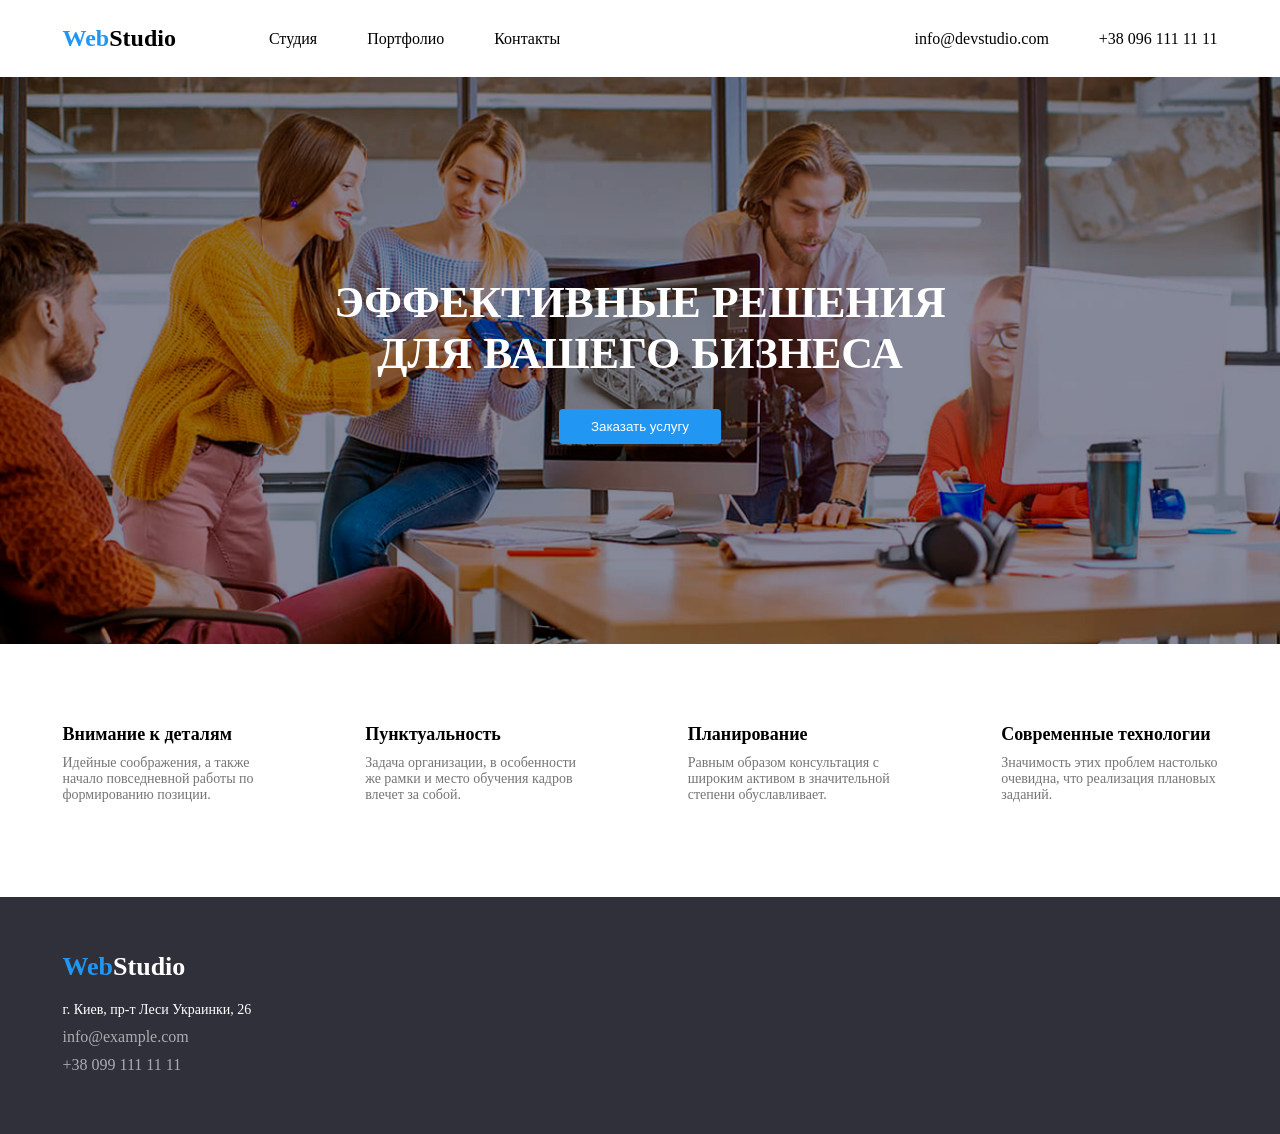
<file: WebStudio/index.html>
<!DOCTYPE html>
<html lang="en">
<head>
    <meta charset="UTF-8">
    <meta name="viewport"
          content="width=device-width, user-scalable=no, initial-scale=1.0, maximum-scale=1.0, minimum-scale=1.0">
    <meta http-equiv="X-UA-Compatible" content="ie=edge">
    <title>Web-Studio</title>
    <link rel="stylesheet" href="./style.css">
</head>
<body>

    <header class="header">
        <div class="container">
            <nav class="header-nav">
                <div class="header-block-left">
                    <h1 class="header-title"><span>Web</span>Studio</h1>
                    <ul class="header-menu">
                        <li class="header-item">
                            <a href="" class="header-link">Студия</a>
                        </li>
                        <li class="header-item">
                            <a href="./portfoilo.html" class="header-link">Портфолио</a>
                        </li>
                        <li class="header-item">
                            <a href="" class="header-link"> Контакты</a>
                        </li>
                    </ul>
                </div>
                <div class="header-block-right">
                    <a href="#" class="header-link">info@devstudio.com</a>
                    <a href="#" class="header-link">+38 096 111 11 11</a>
                </div>
                <img class="header-burger-img" src="./img/img3.webp" alt="">
            </nav>
        </div>
    </header>

    <main>

        <section class="first">
            <div class="container">
                <h2 class="first-title">
                    Эффективные решения <br>
                    для вашего бизнеса
                </h2>
                <button class="first-btn">Заказать услугу</button>
            </div>
        </section>

        <section class="second">
            <div class="container">
                <div class="second-block">
                    <div class="second-box">
                        <h3 class="second-title">Внимание к деталям</h3>
                        <p class="second-text">
                            Идейные соображения, а также <br>
                            начало повседневной работы по <br>
                            формированию позиции.
                        </p>
                    </div>
                    <div class="second-box">
                        <h3 class="second-title">Пунктуальность</h3>
                        <p class="second-text">
                            Задача организации, в особенности <br>
                            же рамки и место обучения кадров <br>
                            влечет за собой.
                        </p>
                    </div>
                    <div class="second-box">
                        <h3 class="second-title">Планирование</h3>
                        <p class="second-text">
                            Равным образом консультация с <br>
                            широким активом в значительной <br>
                            степени обуславливает.
                        </p>
                    </div>
                    <div class="second-box">
                        <h3 class="second-title">Современные технологии</h3>
                        <p class="second-text">
                            Значимость этих проблем настолько <br>
                            очевидна, что реализация плановых <br>
                            заданий.
                        </p>
                    </div>
                </div>
            </div>
        </section>

<!--        <section class="third">-->
<!--            <div class="container">-->
<!--                <h3 class="third-title">Чем мы занимаемся</h3>-->
<!--                <div class="third-block">-->
<!--                    <img src="./img/img1.svg" alt="img" class="third-img">-->
<!--                    <img src="./img/img2.svg" alt="img" class="third-img">-->
<!--                    <img src="./img/img3.svg" alt="img" class="third-img">-->
<!--                </div>-->
<!--            </div>-->
<!--        </section>-->

<!--        <section class="four">-->
<!--        <div class="container">-->
<!--            <h3 class="four-title">Наша команда</h3>-->
<!--            <div class="four-block">-->
<!--                <div class="four-box">-->
<!--                    <img src="./img/human.jpg" alt="" class="four-box-img">-->
<!--                    <h4 class="four-box-title">Игорь Демьяненко</h4>-->
<!--                    <p class="four-box-text">Product Designer</p>-->
<!--                </div>-->
<!--                <div class="four-box">-->
<!--                    <img src="./img/human2.jpg" alt="" class="four-box-img">-->
<!--                    <h4 class="four-box-title">Ольга Репина</h4>-->
<!--                    <p class="four-box-text">Frontend Developer</p>-->
<!--                </div>-->
<!--                <div class="four-box">-->
<!--                    <img src="./img/human3.jpg" alt="" class="four-box-img">-->
<!--                    <h4 class="four-box-title">Николай Тарасов</h4>-->
<!--                    <p class="four-box-text">Marketing</p>-->
<!--                </div>-->
<!--                <div class="four-box">-->
<!--                    <img src="./img/human4.jpg" alt="" class="four-box-img">-->
<!--                    <h4 class="four-box-title">Михаил Ермаков</h4>-->
<!--                    <p class="four-box-text">UI Designer</p>-->
<!--                </div>-->
<!--            </div>-->
<!--        </div>-->

<!--        </section>-->

    </main>

    <footer class="footer">
        <div class="container">
            <h2 class="footer-title"><span>Web</span>Studio</h2>
            <p class="footer-text1">г. Киев, пр-т Леси Украинки, 26</p>
            <p class="footer-text2"><a href="#" class="footer-link">info@example.com</a></p>
            <p class="footer-text3"><a href="#" class="footer-link">+38 099 111 11 11</a></p>
        </div>
    </footer>

</body>
</html>
</file>
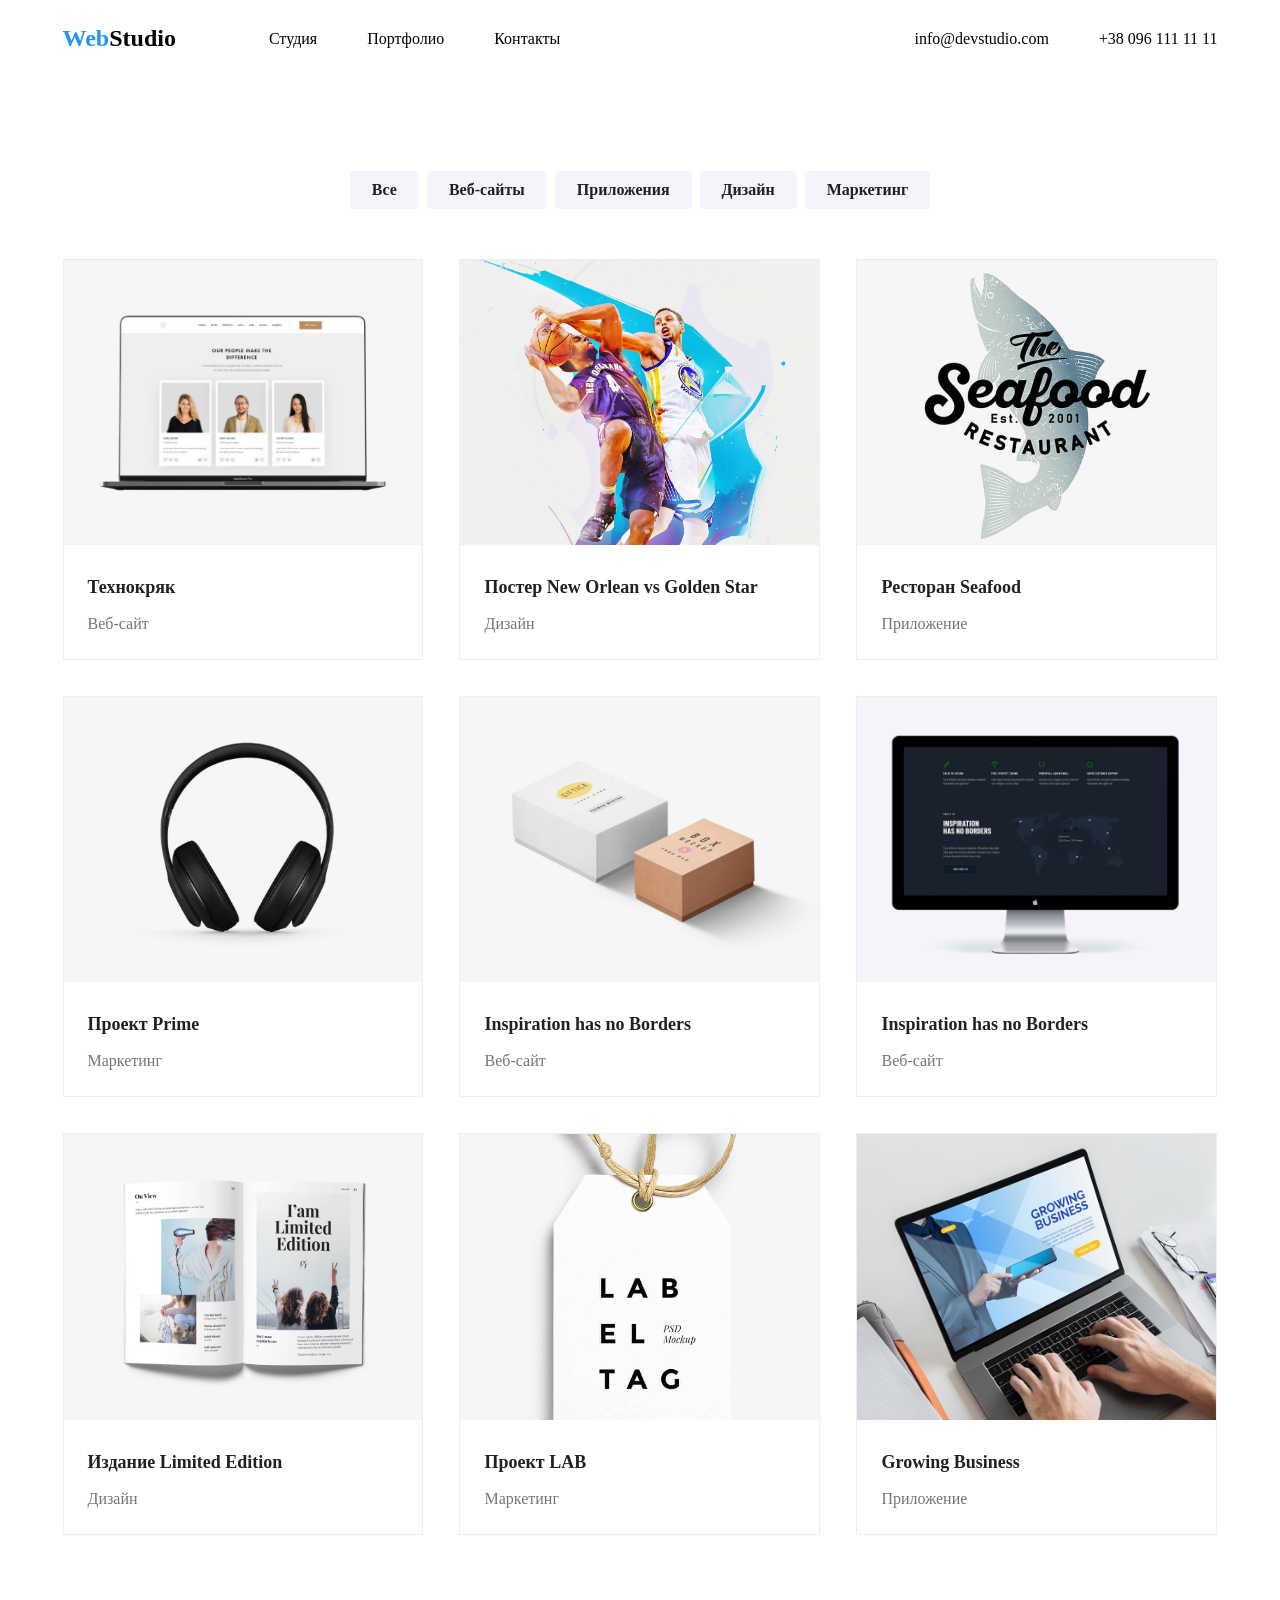
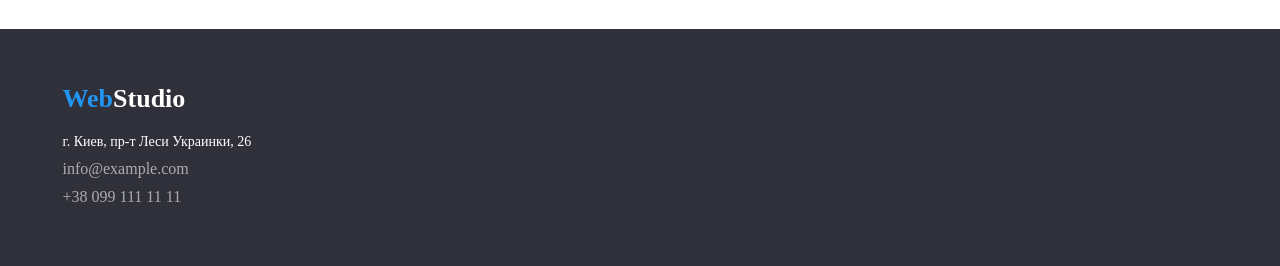
<file: WebStudio/portfoilo.html>
<!DOCTYPE html>
<html lang="en">
<head>
    <meta charset="UTF-8">
    <meta name="viewport"
          content="width=device-width, user-scalable=no, initial-scale=1.0, maximum-scale=1.0, minimum-scale=1.0">
    <meta http-equiv="X-UA-Compatible" content="ie=edge">
    <title>Portfoilo</title>
    <link rel="stylesheet" href="portfoilo.css">
</head>
<body>

<header class="header">
    <div class="container">
        <nav class="header-nav">
            <div class="header-block-left">
                <h1 class="header-title"><span>Web</span>Studio</h1>
                <ul class="header-menu">
                    <li class="header-item">
                        <a href="./index.html" class="header-link">Студия</a>
                    </li>
                    <li class="header-item">Портфолио</li>
                    <li class="header-item">Контакты</li>
                </ul>
            </div>
            <div class="header-block-right">
                <a href="#" class="header-link">info@devstudio.com</a>
                <a href="#" class="header-link">+38 096 111 11 11</a>
            </div>
            <img class="header-burger-img" src="./img/img3.webp" alt="">
        </nav>
    </div>
</header>

<main>
    <section class="first">
        <div class="container">
            <div class="first-block-top">
                <div class="first-block-top-box">Все</div>
                <div class="first-block-top-box">Веб-сайты</div>
                <div class="first-block-top-box">Приложения</div>
                <div class="first-block-top-box">Дизайн</div>
                <div class="first-block-top-box">Маркетинг</div>
            </div>
            <div class="first-block-bottom">
                <div class="first-block-bottom-box">
                    <img src="./img/img4.png" alt="" class="first-block-bottom-box-img">
                    <h3 class="first-block-bottom-box-title">Технокряк</h3>
                    <p class="first-block-bottom-box-text">Веб-сайт</p>
                </div>
                <div class="first-block-bottom-box">
                    <img src="./img/img5.svg" alt="" class="first-block-bottom-box-img">
                    <h3 class="first-block-bottom-box-title">Постер New Orlean vs Golden Star</h3>
                    <p class="first-block-bottom-box-text">Дизайн</p>
                </div>
                <div class="first-block-bottom-box">
                    <img src="./img/img6.svg" alt="" class="first-block-bottom-box-img">
                    <h3 class="first-block-bottom-box-title">Ресторан Seafood</h3>
                    <p class="first-block-bottom-box-text">Приложение</p>
                </div>
                <div class="first-block-bottom-box">
                    <img src="./img/img7.svg" alt="" class="first-block-bottom-box-img">
                    <h3 class="first-block-bottom-box-title">Проект Prime</h3>
                    <p class="first-block-bottom-box-text">Маркетинг</p>
                </div>
                <div class="first-block-bottom-box">
                    <img src="./img/img8.svg" alt="" class="first-block-bottom-box-img">
                    <h3 class="first-block-bottom-box-title">Inspiration has no Borders</h3>
                    <p class="first-block-bottom-box-text">Веб-сайт</p>
                </div>
                <div class="first-block-bottom-box">
                    <img src="./img/img9.svg" alt="" class="first-block-bottom-box-img">
                    <h3 class="first-block-bottom-box-title">Inspiration has no Borders</h3>
                    <p class="first-block-bottom-box-text">Веб-сайт</p>
                </div>
                <div class="first-block-bottom-box">
                    <img src="./img/img10.svg" alt="" class="first-block-bottom-box-img">
                    <h3 class="first-block-bottom-box-title">Издание Limited Edition</h3>
                    <p class="first-block-bottom-box-text">Дизайн</p>
                </div>
                <div class="first-block-bottom-box">
                    <img src="./img/img11.svg" alt="" class="first-block-bottom-box-img">
                    <h3 class="first-block-bottom-box-title">Проект LAB</h3>
                    <p class="first-block-bottom-box-text">Маркетинг</p>
                </div>
                <div class="first-block-bottom-box">
                    <img src="./img/img12.svg" alt="" class="first-block-bottom-box-img">
                    <h3 class="first-block-bottom-box-title">Growing Business</h3>
                    <p class="first-block-bottom-box-text">Приложение</p>
                </div>
            </div>
        </div>
    </section>
</main>

<footer class="footer">
    <div class="container">
        <h2 class="footer-title"><span>Web</span>Studio</h2>
        <p class="footer-text1">г. Киев, пр-т Леси Украинки, 26</p>
        <p class="footer-text2"><a href="#" class="footer-link">info@example.com</a></p>
        <p class="footer-text3"><a href="#" class="footer-link">+38 099 111 11 11</a></p>
    </div>
</footer>

</body>
</html>
</file>
<file: WebStudio/style.css>
*{
    margin: 0;
    padding: 0;
    box-sizing: border-box;
}
.container{
    max-width: 1185px;
    margin: 0 auto;
    padding:0 15px;
}
img{
    max-width: 100%;
}
.header{
    padding: 25px 0;
}
.header-nav{
    display: flex;
    align-items: center;
    justify-content: space-between;
}
.header-block-left{
    display: flex;
    gap: 93px;
    align-items: center;
}
h1 > span {
    color: #2196F3;
}
.header-menu{
    display: flex;
    gap: 50px;
    list-style-type: none;
}
.header-item{
    cursor: pointer;
}
.header-block-right{
    display: flex;
    gap: 50px;
}
.header-burger-img{
    display: none;
}
.header-link{
    color: black;
    text-decoration: none;
}
/*header end*/
.first{
    background: black url("./img/first-bg.jpg") center/cover no-repeat;
    padding: 200px 0;
    text-align: center;
}
.first-title{
    color: white;
    font-size: 44px;
    margin-bottom: 30px;
    text-transform: uppercase;
}
.first-btn{
    padding: 10px 32px;
    background-color: #2196F3;
    color: white;
    border-radius: 4px;
    border: none;
    cursor: pointer;
}
/*first-end*/
.second{
    padding: 80px 0 94px;
}
.second-block{
    display: flex;
    justify-content: space-between;
    align-items: center;
}
.second-title{
    font-size: 18px;
    margin-bottom: 10px;
}
.second-text{
    font-size: 14px;
    color: rgba(117, 117, 117, 1);
}
/*second end*/

.third{
     padding-bottom: 94px;
 }
.third-title{
    text-align: center;
    margin-bottom: 50px;
    font-size: 36px;
}
.third-block{
    display: flex;
    gap: 30px;
}
/*third end*/
.four{
    background: rgba(245, 244, 250, 1);
    padding: 94px 0;
}
.four-title{
    text-align: center;
    margin-bottom: 50px;
    font-size: 36px;
}
.four-block{
    display: flex;
    gap: 30px;
}
.four-box{
    width: calc(100% - 22.5px);
    background-color: white;
    border-radius: 0 0 4px 4px;
    box-shadow: 0 2px 1px 0 rgba(0, 0, 0, 0.2),0 1px 1px 0 rgba(0, 0, 0, 0.14),0 1px 3px 0 rgba(0, 0, 0, 0.12);
}
.four-box-img{
    max-width: 100%;
}
.four-box-title{
    text-align: center;
    margin: 30px 0 10px;
}
.four-box-text{
     text-align: center;
     margin-bottom: 30px;
     color: rgba(117, 117, 117, 1);
 }
/*four end*/

.footer{
    background: rgba(47, 48, 58, 1);
    padding: 55px 0 60px;
}
.footer-title{
    font-size: 26px;
    margin-bottom: 20px;
    color: white;
}
.footer-title > span{
    color: #2196F3;
}
.footer-text1{
    font-size: 14px;
    margin-bottom: 10px;
    color: white;
}
.footer-text2{
    margin: 10px 0;
}
.footer-link{
    color: rgba(255, 255, 255, 0.6);
    text-decoration: none;
}
/*start adaptive*/

@media screen and (max-width: 900px){
    .header-menu{
        display: none;
    }

    .header-burger-img{
        display: inline-block;
        width: 70px;
    }
}
@media screen and (max-width: 590px){
    .header-block-right{
        display: none;
    }
}
@media screen and (max-width: 400px){
    .first-title{
        font-size: 30px;
    }
}
@media screen and (max-width: 970px){
    .second-block{
        flex-wrap: wrap;
        justify-content: center;
        gap: 20px;
    }
}
@media screen and (max-width: 1190px){
    .third-block{
        flex-wrap: wrap;
        justify-content: center;
    }
}
@media screen and (max-width: 750px){
    .four-block, .four-box{
        display: flex;
        flex-direction: column;
        justify-content: center;
    }
}
</file>
<file: WebStudio/portfoilo.css>
*{
    margin: 0;
    padding: 0;
    box-sizing: border-box;
}
.container{
    max-width: 1185px;
    margin: 0 auto;
    padding:0 15px;
}
img{
    max-width: 100%;
}
.header{
    padding: 25px 0;
}
.header-nav{
    display: flex;
    align-items: center;
    justify-content: space-between;
}
.header-block-left{
    display: flex;
    gap: 93px;
    align-items: center;
}
h1 > span {
    color: #2196F3;
}
.header-menu{
    display: flex;
    gap: 50px;
    list-style-type: none;
}
.header-item{
    cursor: pointer;
}
.header-block-right{
    display: flex;
    gap: 50px;
}
.header-burger-img{
    display: none;
}
.header-link{
    color: black;
    text-decoration: none;
}
/*header end*/
.first{
    padding: 94px 0;
}
.first-block-top{
    display: flex;
    justify-content: center;
    gap: 8px;
    margin-bottom: 50px;
}
.first-block-top-box{
    padding: 6px 22px;
    background-color: rgba(245, 244, 250, 1);
    border-radius: 4px;
    color: rgba(33, 33, 33, 1);
    font-size: 16px;
    font-weight: 700;
    line-height: 26px;
    text-align: center;
}
.first-block-bottom{
    display: flex;
    gap: 36px;
    align-items: center;
    flex-wrap: wrap;
}
.first-block-bottom-box{
    width: calc(33.33333% - 24px);
    border: 1px solid rgba(238, 238, 238, 1);
    background: rgba(255, 255, 255, 1);
}
.first-block-bottom-box-img{
    max-width: 100%;
}
.first-block-bottom-box-title{
    color: rgba(33, 33, 33, 1);
    font-size: 18px;
    font-weight: 700;
    line-height: 36px;
    text-align: left;
    margin: 20px 24px 4px;
}
.first-block-bottom-box-text{
    color: rgba(117, 117, 117, 1);
    font-size: 16px;
    font-weight: 400;
    line-height: 30px;
    text-align: left;
    margin: 0 24px 20px;
}
/*first end*/

.footer{
    background: rgba(47, 48, 58, 1);
    padding: 55px 0 60px;
}
.footer-title{
    font-size: 26px;
    margin-bottom: 20px;
    color: white;
}
.footer-title > span{
    color: #2196F3;
}
.footer-text1{
    font-size: 14px;
    margin-bottom: 10px;
    color: white;
}
.footer-text2{
    margin: 10px 0;
}
.footer-link{
    color: rgba(255, 255, 255, 0.6);
    text-decoration: none;
}
/*start adaptive*/






@media screen and (max-width: 900px){
    .header-menu{
        display: none;
    }
    .header-burger-img{
        display: inline-block;
        width: 70px;
    }
}
@media screen and (max-width: 590px){
    .header-block-right{
        display: none;
    }
    .first-block-top{
        flex-wrap: wrap;
    }
}
@media screen and (max-width: 770px){
    .first-block-bottom{
        flex-wrap: wrap;
        justify-content: space-between;
        align-items: center;
        text-align: center;
    }
    .first-block-bottom-box{
        width: calc(50% - 18px);
    }
}
@media screen and (max-width: 530px){
    .first-block-bottom-box {
        width: 100%;
    }
}
</file>
